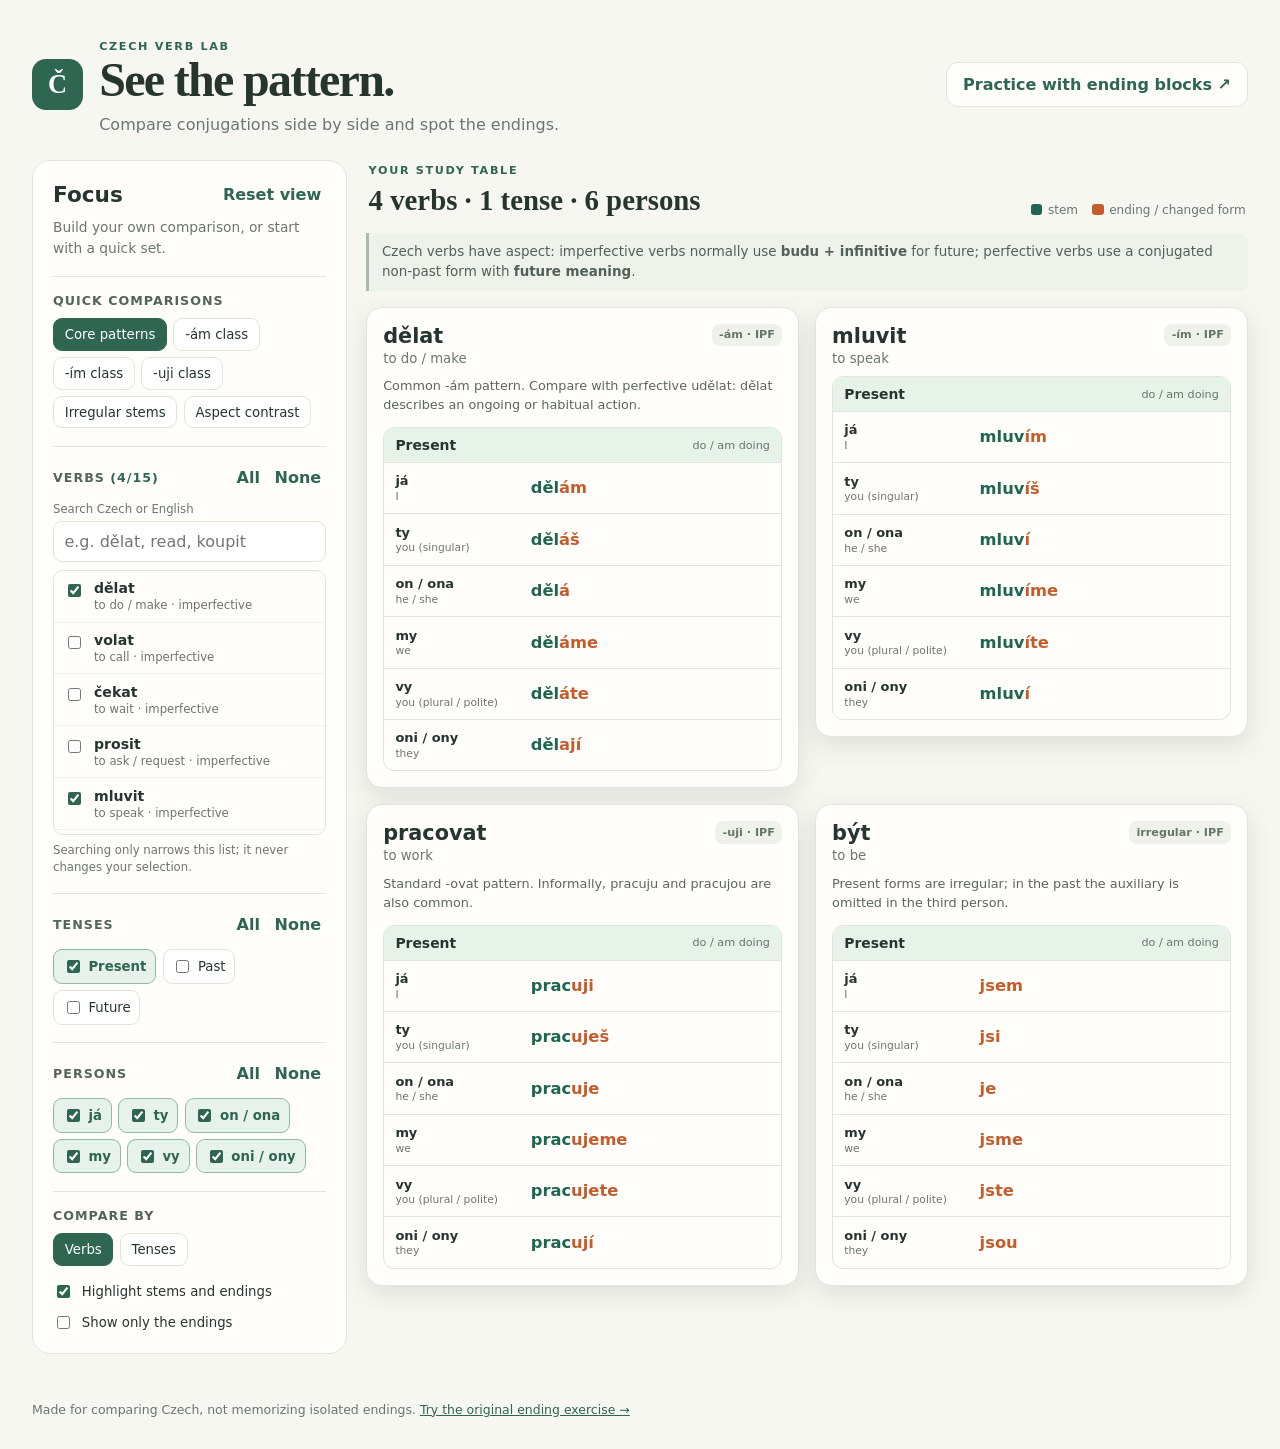
<file: index.html>
<!doctype html>
<html lang="en">
<head>
  <meta charset="utf-8">
  <meta name="viewport" content="width=device-width, initial-scale=1">
  <meta name="description" content="Compare Czech verb conjugations across verbs, tenses and persons, with highlighted endings and aspect-aware tables.">
  <title>Czech Verb Lab — Conjugation tables</title>
  <link rel="stylesheet" href="styles.css">
  <script src="verbs.js" defer></script>
  <script src="app.js" defer></script>
</head>
<body>
  <header class="masthead">
    <div class="brand"><span class="logo" aria-hidden="true">Č</span>
      <div><span class="eyebrow">CZECH VERB LAB</span><h1>See the pattern.</h1>
        <p>Compare conjugations side by side and spot the endings.</p></div>
    </div>
    <a class="practice-link" href="practice.html">Practice with ending blocks <span aria-hidden="true">↗</span></a>
  </header>

  <main class="layout">
    <aside class="controls" aria-label="Study filters">
      <div class="control-heading">
        <h2>Focus</h2>
        <button id="reset" class="text-button" type="button">Reset view</button>
      </div>
      <p class="help">Build your own comparison, or start with a quick set.</p>

      <section class="control-group" aria-labelledby="quick-title">
        <h3 id="quick-title">Quick comparisons</h3>
        <div id="presets" class="presets"></div>
      </section>

      <section class="control-group" aria-labelledby="verbs-title">
        <div class="group-heading">
          <h3 id="verbs-title">Verbs <span id="verbCount"></span></h3>
          <div class="tiny-actions">
            <button type="button" data-control="verbs" data-action="all">All</button>
            <button type="button" data-control="verbs" data-action="none">None</button>
          </div>
        </div>
        <label class="search-label" for="verbSearch">Search Czech or English</label>
        <input id="verbSearch" type="search" autocomplete="off" placeholder="e.g. dělat, read, koupit">
        <div id="verbOptions" class="verb-options"></div>
        <p class="microcopy">Searching only narrows this list; it never changes your selection.</p>
      </section>

      <section class="control-group" aria-labelledby="tenses-title">
        <div class="group-heading">
          <h3 id="tenses-title">Tenses</h3>
          <div class="tiny-actions">
            <button type="button" data-control="tenses" data-action="all">All</button>
            <button type="button" data-control="tenses" data-action="none">None</button>
          </div>
        </div>
        <div id="tenseOptions" class="chips"></div>
      </section>

      <section class="control-group" aria-labelledby="people-title">
        <div class="group-heading">
          <h3 id="people-title">Persons</h3>
          <div class="tiny-actions">
            <button type="button" data-control="people" data-action="all">All</button>
            <button type="button" data-control="people" data-action="none">None</button>
          </div>
        </div>
        <div id="personOptions" class="chips"></div>
      </section>

      <section id="pastGroup" class="control-group" aria-labelledby="past-title">
        <h3 id="past-title">Past-tense agreement</h3>
        <div class="switches" role="group" aria-label="Past-tense gender">
          <button type="button" data-gender="masculine">Masculine</button>
          <button type="button" data-gender="feminine">Feminine</button>
        </div>
        <p class="microcopy">Singular: speaker's gender. Plural: masculine animate/mixed groups vs feminine groups. Neuter agreement is not shown.</p>
      </section>

      <section class="control-group" aria-labelledby="layout-title">
        <h3 id="layout-title">Compare by</h3>
        <div class="switches" role="group" aria-label="Comparison layout">
          <button type="button" data-axis="verbs">Verbs</button>
          <button type="button" data-axis="tenses">Tenses</button>
        </div>
        <label class="toggle"><input type="checkbox" id="colorToggle" checked> <span>Highlight stems and endings</span></label>
        <label class="toggle"><input type="checkbox" id="endingsOnly"> <span>Show only the endings</span></label>
      </section>
    </aside>

    <section class="results" aria-label="Conjugation tables">
      <div class="results-head">
        <div><p class="eyebrow">YOUR STUDY TABLE</p><h2 id="summary">Conjugation comparison</h2></div>
        <div id="legend" class="legend" aria-label="Conjugation color key">
          <span><i class="stem-key"></i>stem</span><span><i class="ending-key"></i>ending / changed form</span>
        </div>
      </div>
      <p class="aspect-hint">Czech verbs have aspect: imperfective verbs normally use <strong>budu + infinitive</strong> for future; perfective verbs use a conjugated non-past form with <strong>future meaning</strong>.</p>
      <p id="empty" class="empty" hidden>Choose at least one verb, tense and person to build a table.</p>
      <div id="tables" class="verb-grid" data-axis="verbs"></div>
    </section>
  </main>
  <footer>Made for comparing Czech, not memorizing isolated endings. <a href="practice.html">Try the original ending exercise →</a></footer>
</body>
</html>
</file>
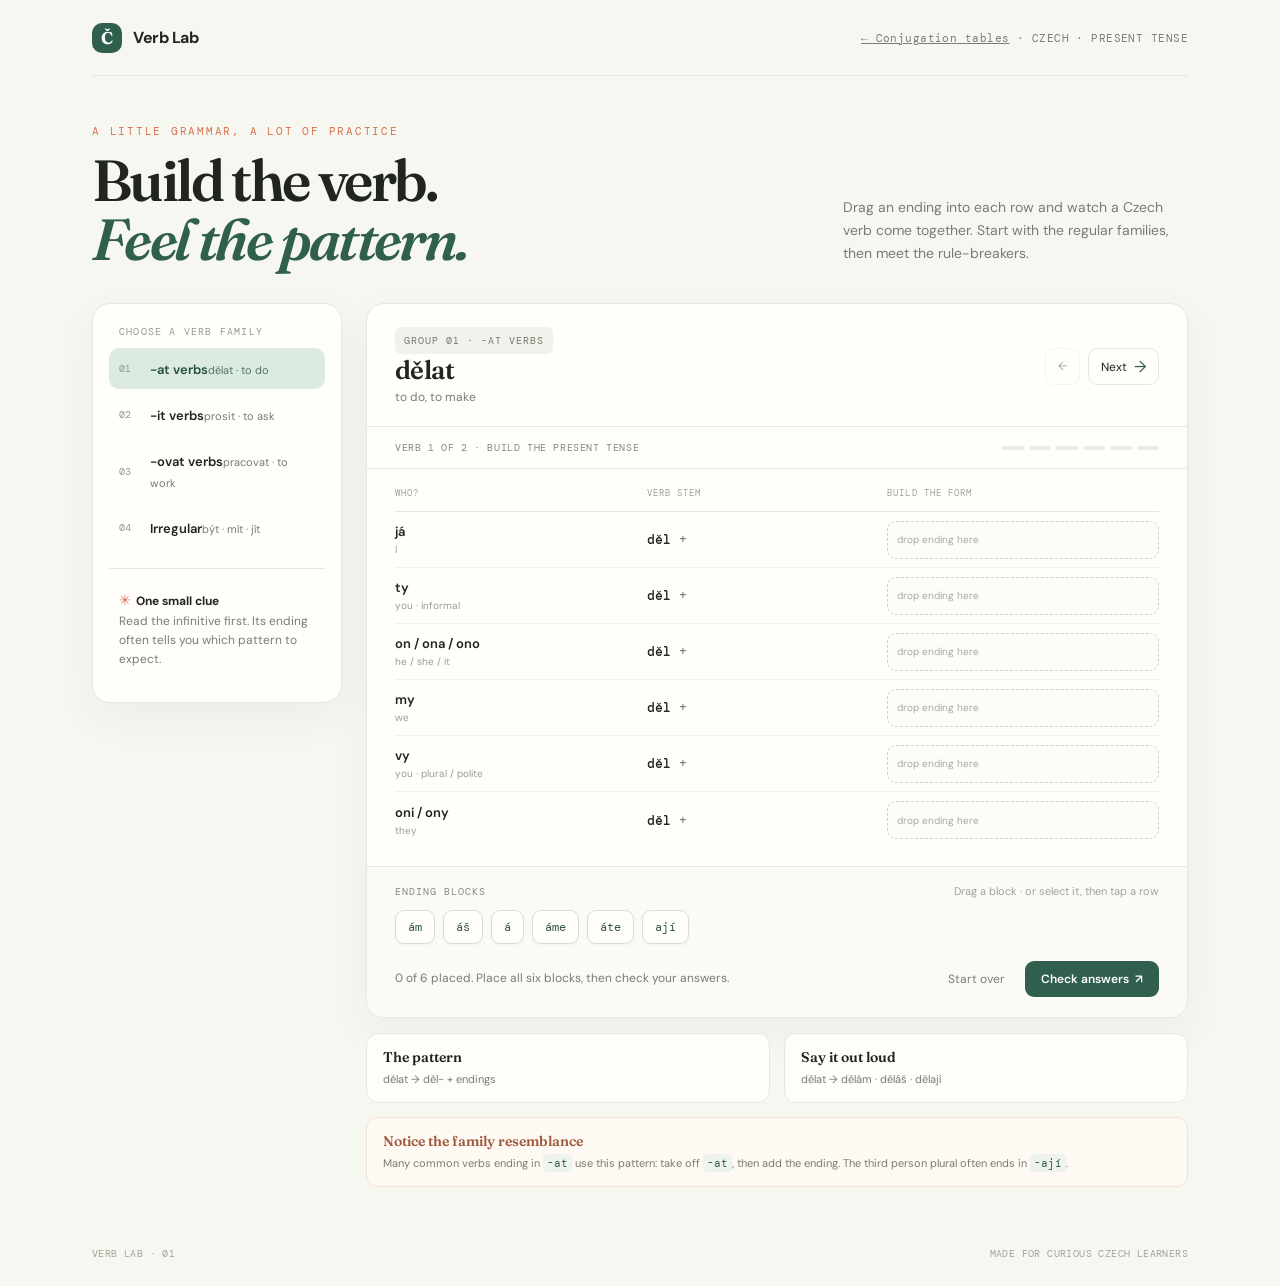
<file: practice.html>
<!doctype html>
<html lang="en">
<head>
<meta charset="utf-8" />
<meta name="viewport" content="width=device-width, initial-scale=1" />
<meta name="description" content="Learn Czech verb conjugation by matching movable endings to their verbs." />
<title>Czech Verb Lab — Build the verb</title>
<style>
@import url('https://fonts.googleapis.com/css2?family=DM+Mono:wght@400;500&family=DM+Sans:wght@400;500;600;700&family=Fraunces:opsz,wght@9..144,600;9..144,700&display=swap');
:root{--ink:#202520;--muted:#777d73;--paper:#f7f7f1;--white:#fffefa;--line:#e6e8df;--green:#315f4d;--green2:#dcebe1;--orange:#d9724e;--orange-light:#f7e6dc;--yellow:#f1c56a;--shadow:0 15px 40px #24382a0d;--mono:'DM Mono',monospace;--sans:'DM Sans',sans-serif;--serif:'Fraunces',serif}
*{box-sizing:border-box}body{margin:0;background:var(--paper);color:var(--ink);font-family:var(--sans);min-height:100vh}button{font:inherit;color:inherit}.shell{max-width:1180px;margin:auto;padding:0 42px}.topbar{height:76px;border-bottom:1px solid var(--line);display:flex;align-items:center;justify-content:space-between}.brand{display:flex;align-items:center;gap:11px;font-weight:700;letter-spacing:-.03em}.brand-mark{width:30px;height:30px;border-radius:10px;background:var(--green);color:#fff;display:grid;place-items:center;font-family:var(--serif);font-size:17px}.topnote{font:11px var(--mono);color:var(--muted);letter-spacing:.04em}.hero{padding:48px 0 34px;display:flex;align-items:end;justify-content:space-between;gap:36px}.eyebrow{color:var(--orange);font:11px var(--mono);text-transform:uppercase;letter-spacing:.16em;margin:0 0 13px}.hero h1{font:600 clamp(36px,5vw,58px)/1.02 var(--serif);letter-spacing:-.045em;margin:0;max-width:620px}.hero h1 em{color:var(--green);font-style:italic}.hero-copy{color:var(--muted);line-height:1.65;max-width:345px;margin:0 0 4px;font-size:14px}.workspace{display:grid;grid-template-columns:250px minmax(0,1fr);gap:24px;padding-bottom:60px}.sidebar,.practice{background:var(--white);border:1px solid var(--line);border-radius:18px;box-shadow:var(--shadow)}.sidebar{padding:21px 16px;align-self:start}.section-label{font:10px var(--mono);text-transform:uppercase;letter-spacing:.12em;color:#969a90;padding:0 10px;margin:0 0 10px}.group-list{display:grid;gap:5px}.group-btn{border:0;background:transparent;text-align:left;padding:10px;border-radius:10px;display:flex;gap:11px;align-items:center;cursor:pointer;transition:.18s}.group-btn:hover{background:#f5f6f0}.group-btn.active{background:var(--green2);color:#254d3b}.group-index{font:10px var(--mono);color:#92988d;width:20px}.group-title{font-size:13px;font-weight:600}.group-sub{font-size:11px;color:var(--muted);margin-top:2px}.group-btn.active .group-sub{color:#557565}.side-rule{height:1px;background:var(--line);margin:20px 0}.side-tip{padding:0 10px;color:var(--muted);font-size:12px;line-height:1.6}.side-tip strong{color:var(--ink)}.side-tip .tip-icon{font-size:14px;color:var(--orange);margin-right:5px}.practice{overflow:hidden}.practice-head{padding:23px 28px 21px;border-bottom:1px solid var(--line);display:flex;align-items:center;justify-content:space-between;gap:20px}.verb-meta{display:flex;align-items:center;gap:11px}.verb-pill{font:10px var(--mono);text-transform:uppercase;letter-spacing:.1em;background:#f2f2ec;padding:7px 9px;border-radius:6px;color:#71786c}.verb-title{font:600 26px var(--serif);letter-spacing:-.02em}.verb-gloss{color:var(--muted);font-size:12px;margin-top:3px}.verb-buttons{display:flex;gap:8px}.icon-btn{height:37px;padding:0 12px;border:1px solid var(--line);background:transparent;border-radius:9px;cursor:pointer;font-size:12px;transition:.16s}.icon-btn:hover{border-color:#afb9ac;background:#fbfcf7}.icon-btn .arrow{font-size:16px;vertical-align:-1px;margin-left:4px;color:var(--green)}.progress-row{padding:14px 28px;display:flex;align-items:center;justify-content:space-between;border-bottom:1px solid var(--line)}.progress-copy{font:10px var(--mono);color:#82877d;letter-spacing:.06em;text-transform:uppercase}.progress{display:flex;gap:5px}.progress i{width:22px;height:4px;border-radius:4px;background:#e9ebe4}.progress i.done{background:#6b9a7b}.table-area{padding:5px 28px 18px}.table-head,.conj-row{display:grid;grid-template-columns:1.05fr 1fr 1.2fr;align-items:center;gap:14px}.table-head{height:38px;font:9px var(--mono);text-transform:uppercase;letter-spacing:.12em;color:#a0a398;border-bottom:1px solid var(--line)}.conj-row{min-height:56px;border-bottom:1px solid #f0f1eb}.conj-row:last-child{border-bottom:0}.pronoun{font-size:13px;font-weight:600}.pronoun small{display:block;font-size:10px;color:#9a9e93;font-weight:400;margin-top:3px}.stem{font:13px var(--mono);color:#6d766c}.stem b{color:var(--ink);font-weight:500}.dropzone{height:38px;min-width:112px;border:1px dashed #cdd3c9;border-radius:9px;display:flex;align-items:center;padding:0 9px;gap:1px;transition:.16s;background:#fcfcf8}.dropzone.hover{background:#eef5ef;border-color:var(--green);border-style:solid}.dropzone.filled{border-style:solid;background:#edf4ee;border-color:#b7cdbb}.dropzone.right{background:#e9f4e9;border-color:#80ad87}.dropzone.wrong{background:#fff0e9;border-color:#d98b70;animation:shake .22s}@keyframes shake{25%{transform:translateX(-3px)}75%{transform:translateX(3px)}}.dropzone .answer{font:13px var(--mono);color:var(--green);white-space:nowrap}.dropzone .hint{font-size:10px;color:#a6aa9f}.dropzone .prefix{font:13px var(--mono);color:#6d766c}.tile-area{padding:17px 28px 20px;background:#fafaf6;border-top:1px solid var(--line)}.tile-head{display:flex;justify-content:space-between;align-items:center;margin-bottom:12px}.tile-title{font:10px var(--mono);letter-spacing:.1em;text-transform:uppercase;color:#858a80}.tile-instruction{font-size:11px;color:#a0a398}.tiles{display:flex;flex-wrap:wrap;gap:8px}.tile{border:1px solid #d9dfd5;background:var(--white);border-radius:9px;padding:8px 12px;font:12px var(--mono);color:#365845;cursor:grab;box-shadow:0 2px 3px #283b2808;transition:transform .15s,border .15s,background .15s;user-select:none;touch-action:manipulation}.tile:hover{transform:translateY(-2px);border-color:#9bb59f}.tile:active{cursor:grabbing}.tile.selected{outline:2px solid var(--green);outline-offset:2px}.tile.used{opacity:.3;cursor:default;transform:none}.controls{display:flex;align-items:center;justify-content:space-between;gap:15px;margin-top:17px}.status{font-size:12px;color:var(--muted);min-height:18px}.status.good{color:#39744c}.status.bad{color:#bc6547}.control-buttons{display:flex;gap:8px}.text-btn{border:0;background:transparent;padding:9px 12px;color:#7a8076;font-size:12px;cursor:pointer}.text-btn:hover{color:var(--ink)}.primary-btn{border:0;background:var(--green);color:white;padding:10px 16px;border-radius:9px;font-size:12px;font-weight:600;cursor:pointer;transition:.16s}.primary-btn:hover{background:#254d3b;transform:translateY(-1px)}.lesson{display:grid;grid-template-columns:1fr 1fr;gap:14px;margin-top:15px}.lesson-card{border:1px solid var(--line);border-radius:12px;padding:14px 16px;background:#fdfdf9}.lesson-card h3{font:600 14px var(--serif);margin:0 0 5px}.lesson-card p{font-size:11px;line-height:1.55;color:var(--muted);margin:0}.lesson-card code{font:11px var(--mono);color:var(--green);background:#eef3ed;padding:2px 4px;border-radius:4px}.lesson-card.wide{grid-column:1/-1;background:#fff9f4;border-color:#f1e2d7}.lesson-card.wide h3{color:#9e593c}.footer{padding:0 0 26px;display:flex;justify-content:space-between;color:#a0a398;font:10px var(--mono);letter-spacing:.04em}.toast{position:fixed;bottom:22px;left:50%;transform:translate(-50%,20px);background:#263b2e;color:white;border-radius:10px;padding:12px 16px;font-size:12px;opacity:0;pointer-events:none;transition:.22s;box-shadow:0 8px 25px #17231b25}.toast.show{opacity:1;transform:translate(-50%,0)}
@media(max-width:850px){.shell{padding:0 22px}.workspace{grid-template-columns:1fr}.sidebar{padding:14px 14px}.group-list{grid-template-columns:repeat(4,1fr)}.group-btn{padding:9px 7px;gap:6px}.group-index{display:none}.side-rule,.side-tip{display:none}.practice-head{padding:20px}.table-area,.tile-area{padding-left:20px;padding-right:20px}.hero{padding-top:38px}.hero-copy{max-width:260px}}
@media(max-width:580px){.shell{padding:0 14px}.topbar{height:62px}.topnote{font-size:9px}.hero{display:block;padding:34px 0 25px}.hero h1{font-size:43px}.hero-copy{margin-top:14px}.group-list{grid-template-columns:repeat(2,1fr)}.group-btn{border:1px solid var(--line);}.group-btn.active{border-color:#b6cbb9}.practice-head{align-items:flex-start;padding:17px 15px}.verb-title{font-size:22px}.verb-buttons{gap:5px}.icon-btn{padding:0 9px;font-size:11px}.progress-row{padding:12px 16px}.table-area{padding:0 13px 12px}.table-head,.conj-row{grid-template-columns:.85fr .75fr 1.15fr;gap:7px}.table-head{font-size:8px}.conj-row{min-height:53px}.pronoun{font-size:12px}.pronoun small{font-size:9px}.stem,.dropzone .prefix,.dropzone .answer{font-size:11px}.dropzone{min-width:0;height:35px;padding:0 6px}.tile-area{padding:14px 14px 17px}.tile-instruction{display:none}.tile{padding:8px 9px}.controls{align-items:flex-start;flex-direction:column}.control-buttons{width:100%;justify-content:flex-end}.lesson{grid-template-columns:1fr}.lesson-card.wide{grid-column:auto}.footer{font-size:9px}}
</style>
</head>
<body>
<div class="shell">
<header class="topbar"><div class="brand"><span class="brand-mark">Č</span><span>Verb Lab</span></div><div class="topnote"><a href="index.html" style="color:inherit;text-decoration:underline">← Conjugation tables</a> · CZECH · PRESENT TENSE</div></header>
<main>
<section class="hero"><div><p class="eyebrow">A little grammar, a lot of practice</p><h1>Build the verb.<br><em>Feel the pattern.</em></h1></div><p class="hero-copy">Drag an ending into each row and watch a Czech verb come together. Start with the regular families, then meet the rule-breakers.</p></section>
<section class="workspace" aria-label="Czech verb practice">
<aside class="sidebar"><p class="section-label">Choose a verb family</p><nav class="group-list" id="groupList" aria-label="Verb groups"></nav><div class="side-rule"></div><p class="side-tip"><span class="tip-icon">✳</span><strong>One small clue</strong><br>Read the infinitive first. Its ending often tells you which pattern to expect.</p></aside>
<div>
<article class="practice">
<div class="practice-head"><div class="verb-meta"><div><div class="verb-pill" id="verbGroup">Group 01 · -at</div><div class="verb-title" id="verbTitle">dělat</div><div class="verb-gloss" id="verbGloss">to do, to make</div></div></div><div class="verb-buttons"><button class="icon-btn" id="prevVerb" aria-label="Previous verb">←</button><button class="icon-btn" id="nextVerb" aria-label="Next verb">Next <span class="arrow">→</span></button></div></div>
<div class="progress-row"><span class="progress-copy" id="roundLabel">Verb 1 of 2 · build the present tense</span><span class="progress" id="progress" aria-label="Row progress"></span></div>
<div class="table-area"><div class="table-head"><span>Who?</span><span>Verb stem</span><span>Build the form</span></div><div id="rows" role="list"></div></div>
<div class="tile-area"><div class="tile-head"><span class="tile-title">Ending blocks</span><span class="tile-instruction">Drag a block · or select it, then tap a row</span></div><div class="tiles" id="tiles" aria-label="Available verb endings"></div><div class="controls"><div class="status" id="status" aria-live="polite">Place all six blocks, then check your answers.</div><div class="control-buttons"><button class="text-btn" id="resetBtn">Start over</button><button class="primary-btn" id="checkBtn">Check answers&nbsp; ↗</button></div></div></div>
</article>
<div class="lesson" id="lesson"></div>
</div>
</section>
</main>
<footer class="footer"><span>VERB LAB · 01</span><span>MADE FOR CURIOUS CZECH LEARNERS</span></footer>
</div><div class="toast" id="toast" role="status"></div>
<script>
const people=[['já','I'],['ty','you · informal'],['on / ona / ono','he / she / it'],['my','we'],['vy','you · plural / polite'],['oni / ony','they']];
const groups=[
{id:'at',title:'-at verbs',sub:'dělat · to do',verbs:[{inf:'dělat',gloss:'to do, to make',stem:'děl',ending:['ám','áš','á','áme','áte','ají'],pattern:'dělat → děl- + endings',note:'Many common verbs ending in <code>-at</code> use this pattern: take off <code>-at</code>, then add the ending. The third person plural often ends in <code>-ají</code>.',example:'dělat → dělám · děláš · dělají'},{inf:'volat',gloss:'to call',stem:'vol',ending:['ám','áš','á','áme','áte','ají'],pattern:'volat → vol- + endings',note:'This common <code>-at</code> pattern appears in verbs such as <code>dělat</code> and <code>volat</code>. Remove <code>-at</code>, then add the personal ending.',example:'volat → volám · voláš · volá · voláme · voláte · volají'}]},
{id:'it',title:'-it verbs',sub:'prosit · to ask',verbs:[{inf:'prosit',gloss:'to ask, to beg',stem:'pros',ending:['ím','íš','í','íme','íte','í'],pattern:'prosit → pros- + endings',note:'For many <code>-it</code> verbs, remove <code>-it</code> and add <code>-ím, -íš, -í…</code>. The <code>on/ona</code> and <code>oni/ony</code> forms can sound alike.',example:'prosit → prosím · prosíš · prosí'}]},
{id:'ovat',title:'-ovat verbs',sub:'pracovat · to work',verbs:[{inf:'pracovat',gloss:'to work',stem:'prac',ending:['uji','uješ','uje','ujeme','ujete','ují'],pattern:'pracovat → prac- + endings',note:'For verbs ending in <code>-ovat</code>, remove that ending. The present tense has a <code>uj</code> sound: <code>pracuji, pracuješ…</code>.',example:'pracovat → pracuji · pracuješ · pracují'}]},
{id:'irregular',title:'Irregular',sub:'být · mít · jít',verbs:[{inf:'být',gloss:'to be',stem:'',ending:['jsem','jsi','je','jsme','jste','jsou'],pattern:'být → learn each form',note:'<code>Být</code> is highly irregular. There is no regular stem to attach endings to, so learn these forms as a set. In everyday speech, <code>já jsem</code> is often shortened to <code>jsem</code>.',example:'být → jsem · jsi · je · jsme · jste · jsou'},{inf:'mít',gloss:'to have',stem:'m',ending:['ám','áš','á','áme','áte','ají'],pattern:'mít → m- + endings',note:'<code>Mít</code> keeps the short stem <code>m-</code> and uses the familiar <code>-ám</code> endings. It is irregular in relation to its infinitive, but the present forms are wonderfully regular.',example:'mít → mám · máš · má · máme · máte · mají'},{inf:'jít',gloss:'to go · on foot',stem:'',ending:['jdu','jdeš','jde','jdeme','jdete','jdou'],pattern:'jít → learn the jd- stem',note:'<code>Jít</code> has a special <code>jd-</code> stem in most present forms; <code>já jdu</code> changes it further. Remember the pattern as a whole.',example:'jít → jdu · jdeš · jde · jdeme · jdete · jdou'}]}
];
let groupIndex=0,verbIndex=0,chosen=null,placed=Array(6).fill(null),checked=false;
const $=id=>document.getElementById(id);function current(){return groups[groupIndex].verbs[verbIndex]}
function toast(msg){const t=$('toast');t.textContent=msg;t.classList.add('show');setTimeout(()=>t.classList.remove('show'),1500)}
function renderGroups(){$('groupList').innerHTML=groups.map((g,i)=>`<button class="group-btn ${i===groupIndex?'active':''}" data-group="${i}" aria-current="${i===groupIndex?'page':'false'}"><span class="group-index">0${i+1}</span><span><span class="group-title">${g.title}</span><span class="group-sub">${g.sub}</span></span></button>`).join('');document.querySelectorAll('.group-btn').forEach(b=>b.onclick=()=>{groupIndex=+b.dataset.group;verbIndex=0;reset();render()})}
function render(){const g=groups[groupIndex],v=current();renderGroups();$('verbGroup').textContent=`Group 0${groupIndex+1} · ${g.title}`;$('verbTitle').textContent=v.inf;$('verbGloss').textContent=v.gloss;$('roundLabel').textContent=`Verb ${verbIndex+1} of ${g.verbs.length} · build the present tense`;
$('rows').innerHTML=people.map((p,i)=>`<div class="conj-row" role="listitem"><div class="pronoun">${p[0]}<small>${p[1]}</small></div><div class="stem">${v.stem?`<b>${v.stem}</b> +`:''}</div><div class="dropzone ${placed[i]!==null?'filled':''} ${checked?(placed[i]===i?'right':'wrong'):''}" data-row="${i}" tabindex="0" role="button" aria-label="${p[0]} conjugation ending drop zone">${placed[i]!==null?`<span class="prefix">${v.stem}</span><span class="answer">${v.ending[placed[i]]}</span>`:'<span class="hint">drop ending here</span>'}</div></div>`).join('');
const shuffled=Array.from({length:6},(_,i)=>i).sort((a,b)=>a-b);$('tiles').innerHTML=shuffled.map(i=>`<button class="tile ${placed.includes(i)?'used':''} ${chosen===i?'selected':''}" draggable="${!placed.includes(i)}" data-tile="${i}" aria-pressed="${chosen===i}">${v.ending[i]}</button>`).join('');
const done=placed.filter(x=>x!==null).length;$('progress').innerHTML=people.map((_,i)=>`<i class="${placed[i]!==null?'done':''}"></i>`).join('');$('status').className='status'+(checked?' good':'');$('status').textContent=checked?'Beautifully done — you’ve got the pattern.':`${done} of 6 placed. Place all six blocks, then check your answers.`;
$('lesson').innerHTML=`<div class="lesson-card"><h3>The pattern</h3><p>${v.pattern}</p></div><div class="lesson-card"><h3>Say it out loud</h3><p>${v.example}</p></div>${groupIndex===3?`<div class="lesson-card wide"><h3>A little irregular magic</h3><p>${v.note}</p></div>`:`<div class="lesson-card wide"><h3>Notice the family resemblance</h3><p>${v.note}</p></div>`}`;
$('prevVerb').disabled=verbIndex===0;$('nextVerb').disabled=verbIndex===g.verbs.length-1;$('prevVerb').style.opacity=verbIndex===0?'.4':'1';$('nextVerb').style.opacity=verbIndex===g.verbs.length-1?'.4':'1';bind()}
function bind(){document.querySelectorAll('.tile').forEach(t=>{t.onclick=()=>{const id=+t.dataset.tile;if(placed.includes(id))return;chosen=chosen===id?null:id;render()};t.ondragstart=e=>{if(placed.includes(+t.dataset.tile)){e.preventDefault();return}e.dataTransfer.setData('text/plain',t.dataset.tile);e.dataTransfer.effectAllowed='move'}});document.querySelectorAll('.dropzone').forEach(z=>{z.ondragover=e=>{e.preventDefault();z.classList.add('hover')};z.ondragleave=()=>z.classList.remove('hover');z.ondrop=e=>{e.preventDefault();z.classList.remove('hover');place(+z.dataset.row,+e.dataTransfer.getData('text/plain'))};z.onclick=()=>{let row=+z.dataset.row;if(chosen!==null){place(row,chosen);return}if(placed[row]!==null){placed[row]=null;checked=false;render()}};z.onkeydown=e=>{if((e.key==='Enter'||e.key===' ')&&chosen!==null){e.preventDefault();place(+z.dataset.row,chosen)}}})}
function place(row,id){if(placed.includes(id))return;placed[row]=id;chosen=null;checked=false;render()}
function reset(){placed=Array(6).fill(null);chosen=null;checked=false}
$('checkBtn').onclick=()=>{if(placed.some(x=>x===null)){$('status').className='status bad';$('status').textContent='A few rows are still waiting for an ending.';return}checked=true;const count=placed.filter((x,i)=>x===i).length;render();if(count===6){$('status').textContent='All six are correct — výborně!';$('status').className='status good';toast('Výborně! Beautifully done.')}else{$('status').textContent=`${count} of 6 correct. Tap a filled row to clear it and try again.`;$('status').className='status bad'}};
$('resetBtn').onclick=()=>{reset();render()};$('prevVerb').onclick=()=>{if(verbIndex>0){verbIndex--;reset();render()}};$('nextVerb').onclick=()=>{if(verbIndex<groups[groupIndex].verbs.length-1){verbIndex++;reset();render()}};render();
</script>
</body></html>
</file>
<file: styles.css>
:root {
  color-scheme: light;
  --bg: #f7f7f2; --panel: #fffefa; --ink: #26352d; --muted: #69776f;
  --border: #dfe6dc; --accent: #2e6652; --accent-soft: #e6f2eb;
  --stem: #1f6652; --ending: #c45d2d; --future: #e7efff;
  --past: #fff0e3; --present: #e7f3e9;
  font-family: system-ui, -apple-system, "Segoe UI", sans-serif;
}
* { box-sizing: border-box; }
body { margin: 0; background: var(--bg); color: var(--ink); }
button, input { font: inherit; }
button { cursor: pointer; }
button:focus-visible, input:focus-visible, a:focus-visible { outline: 3px solid #eca86d; outline-offset: 3px; }
.masthead { display: flex; justify-content: space-between; align-items: center; gap: 1rem; max-width: 1480px; margin: auto; padding: 2.2rem 2rem 1.6rem; }
.brand { display: flex; align-items: center; gap: 1rem; }
.logo { display: grid; place-items: center; flex-shrink: 0; width: 3.2rem; height: 3.2rem; background: var(--accent); color: white; border-radius: 14px; font: 700 1.65rem Georgia, serif; }
.eyebrow { color: var(--accent); font-size: .7rem; font-weight: 850; letter-spacing: .15em; margin: 0 0 .4rem; }
h1, h2, h3, p { margin-top: 0; }
h1 { font: 700 clamp(2rem, 4vw, 3rem)/1.1 Georgia, serif; letter-spacing: -.035em; margin-bottom: .5rem; }
.brand p { color: var(--muted); margin: 0; }
.practice-link { text-align: center; white-space: nowrap; padding: .75rem 1rem; border: 1px solid var(--border); border-radius: 12px; color: var(--accent); font-weight: 700; text-decoration: none; background: var(--panel); }
.practice-link:hover { border-color: var(--accent); }
.layout { display: grid; grid-template-columns: minmax(260px, 315px) minmax(0, 1fr); gap: 1.2rem; max-width: 1480px; margin: 0 auto; padding: 0 2rem 3rem; align-items: start; }
.controls { background: var(--panel); border: 1px solid var(--border); border-radius: 18px; padding: 1.25rem; display: grid; gap: 1.1rem; }
.control-heading, .group-heading, .results-head { display: flex; align-items: center; justify-content: space-between; gap: .7rem; }
.control-heading h2 { margin: 0; font-size: 1.35rem; }
.text-button, .tiny-actions button { color: var(--accent); border: 0; background: none; font-weight: 700; padding: .3rem; }
.text-button:hover, .tiny-actions button:hover { text-decoration: underline; }
.help { color: var(--muted); font-size: .86rem; line-height: 1.5; margin: -.6rem 0 0; }
.control-group { border-top: 1px solid var(--border); padding-top: 1rem; }
.control-group h3 { font-size: .79rem; text-transform: uppercase; letter-spacing: .08em; margin: 0 0 .65rem; color: #53655a; }
.group-heading h3 { margin: 0; }
.group-heading { margin-bottom: .65rem; }
#verbCount { color: var(--accent); }
.presets, .chips { display: flex; flex-wrap: wrap; gap: .4rem; }
.presets button, .chip, .switches button { padding: .48rem .67rem; border-radius: 9px; border: 1px solid var(--border); background: white; color: var(--ink); font-size: .83rem; }
.presets button[aria-pressed="true"], .switches button[aria-pressed="true"] { background: var(--accent); color: white; border-color: var(--accent); }
.presets button:hover, .switches button:hover { border-color: var(--accent); }
.chip { display: inline-flex; align-items: center; gap: .35rem; padding: .42rem .55rem; }
.chip:has(input:checked) { color: var(--accent); border-color: #91baa5; background: var(--accent-soft); font-weight: 700; }
.chip input, .verb-option input { accent-color: var(--accent); }
.search-label { font-size: .73rem; display: block; color: var(--muted); margin-bottom: .3rem; }
#verbSearch { width: 100%; border: 1px solid var(--border); background: white; border-radius: 9px; padding: .65rem; color: var(--ink); }
.verb-options { display: grid; gap: 0; max-height: 265px; overflow-y: auto; margin-top: .45rem; border: 1px solid var(--border); border-radius: 10px; }
.verb-option { display: flex; align-items: start; gap: .6rem; padding: .58rem .65rem; border-bottom: 1px solid #eff1eb; cursor: pointer; }
.verb-option:last-child { border-bottom: 0; }
.verb-option:hover { background: #f7faf6; }
.verb-option input { margin-top: .25rem; flex-shrink: 0; }
.verb-option strong, .verb-option small { display: block; }
.verb-option strong { font-size: .88rem; }
.verb-option small { color: var(--muted); margin-top: .15rem; font-size: .73rem; }
.no-match { font-size: .8rem; padding: .75rem; color: var(--muted); }
.microcopy { color: var(--muted); font-size: .73rem; line-height: 1.45; margin: .45rem 0 0; }
.switches { display: flex; flex-wrap: wrap; gap: .4rem; margin-bottom: .4rem; }
.toggle { display: inline-flex; align-items: center; gap: .55rem; font-size: .83rem; margin-top: .65rem; cursor: pointer; }
.toggle input { accent-color: var(--accent); }
.results { min-width: 0; }
.results-head { align-items: end; margin: .3rem .15rem 1rem; }
.results-head h2 { font: 700 clamp(1.35rem, 2.3vw, 1.8rem) Georgia, serif; margin: 0; }
.legend { display: flex; gap: .9rem; flex-wrap: wrap; color: var(--muted); font-size: .75rem; }
.legend span { display: flex; align-items: center; gap: .35rem; }
.legend i { width: .7rem; height: .7rem; border-radius: 3px; display: inline-block; }
.stem-key { background: var(--stem); }
.ending-key { background: var(--ending); }
.aspect-hint { border-left: 3px solid #a8bcad; padding: .55rem .8rem; background: #edf3eb; border-radius: 0 8px 8px 0; font-size: .84rem; color: #526057; line-height: 1.5; margin-bottom: 1rem; }
.verb-grid { display: grid; gap: 1rem; grid-template-columns: repeat(auto-fit, minmax(min(100%, 290px), 1fr)); align-items: start; }
.verb-grid[data-axis="tenses"] { grid-template-columns: 1fr; }
.verb-card { border: 1px solid var(--border); border-radius: 16px; background: var(--panel); min-width: 0; padding: 1rem; box-shadow: 0 8px 24px #253f2920; }
.verb-head { display: flex; align-items: start; justify-content: space-between; gap: .5rem; margin-bottom: .65rem; }
.verb-head h3 { font-size: 1.3rem; margin: 0; }
.meaning { color: var(--muted); font-size: .83rem; margin: .2rem 0 0; }
.type { flex-shrink: 0; background: #eff2eb; color: #65756a; border-radius: 8px; font-size: .7rem; padding: .3rem .45rem; text-align: right; font-weight: 750; }
.note { font-size: .8rem; color: #58675e; line-height: 1.5; margin: 0 0 .8rem; }
.tense-grid { display: grid; gap: .8rem; }
.verb-grid[data-axis="tenses"] .tense-grid { grid-template-columns: repeat(auto-fit, minmax(min(100%, 250px), 1fr)); align-items: start; }
.tense-block { min-width: 0; border-radius: 11px; border: 1px solid var(--border); overflow: hidden; }
.tense-block h4 { font-size: .87rem; margin: 0; }
.tense-head { display: flex; justify-content: space-between; align-items: center; gap: .4rem; padding: .55rem .7rem; }
.tense-head small { color: #65756a; font-size: .7rem; text-align: right; }
.tense-present .tense-head { background: var(--present); }
.tense-past .tense-head { background: var(--past); }
.tense-future .tense-head { background: var(--future); }
.form-row { display: grid; grid-template-columns: minmax(65px, .75fr) minmax(0, 1.4fr); gap: .45rem; padding: .65rem .7rem; align-items: center; border-top: 1px solid var(--border); }
.person strong, .person small { display: block; }
.person strong { font-size: .81rem; }
.person small { font-size: .67rem; color: var(--muted); margin-top: .1rem; }
.form { overflow-wrap: anywhere; font-size: 1.02rem; line-height: 1.45; font-weight: 750; }
.stem { color: var(--stem); }
.ending { color: var(--ending); }
.tail { color: var(--muted); font-weight: 550; }
.no-colors .stem, .no-colors .ending, .no-colors .tail { color: inherit; }
.no-colors .legend { opacity: .3; }
.unavailable { color: var(--muted); padding: .85rem; font-size: .83rem; line-height: 1.45; margin: 0; }
.empty { padding: 2.5rem; text-align: center; border: 1px dashed #b7c4b8; border-radius: 15px; color: var(--muted); }
footer { max-width: 1480px; margin: auto; padding: 0 2rem 2rem; font-size: .78rem; color: var(--muted); }
footer a { color: var(--accent); }
@media (max-width: 900px) {
  .layout { grid-template-columns: 1fr; }
  .controls { grid-template-columns: repeat(2, minmax(0,1fr)); }
  .control-heading, .help { grid-column: 1/-1; }
  .results-head { margin-top: 1rem; }
}
@media (max-width: 570px) {
  .masthead { padding: 1.3rem 1rem; align-items: start; flex-direction: column; }
  .layout { padding: 0 1rem 2rem; }
  .controls { display: block; }
  .control-group { margin-top: 1rem; }
  .help { margin-top: .4rem; }
  .results-head { align-items: start; flex-direction: column; }
  .verb-grid { grid-template-columns: 1fr; }
  .verb-grid[data-axis="tenses"] .tense-grid { grid-template-columns: 1fr; }
  footer { padding: 0 1rem 1.5rem; }
}
</file>
